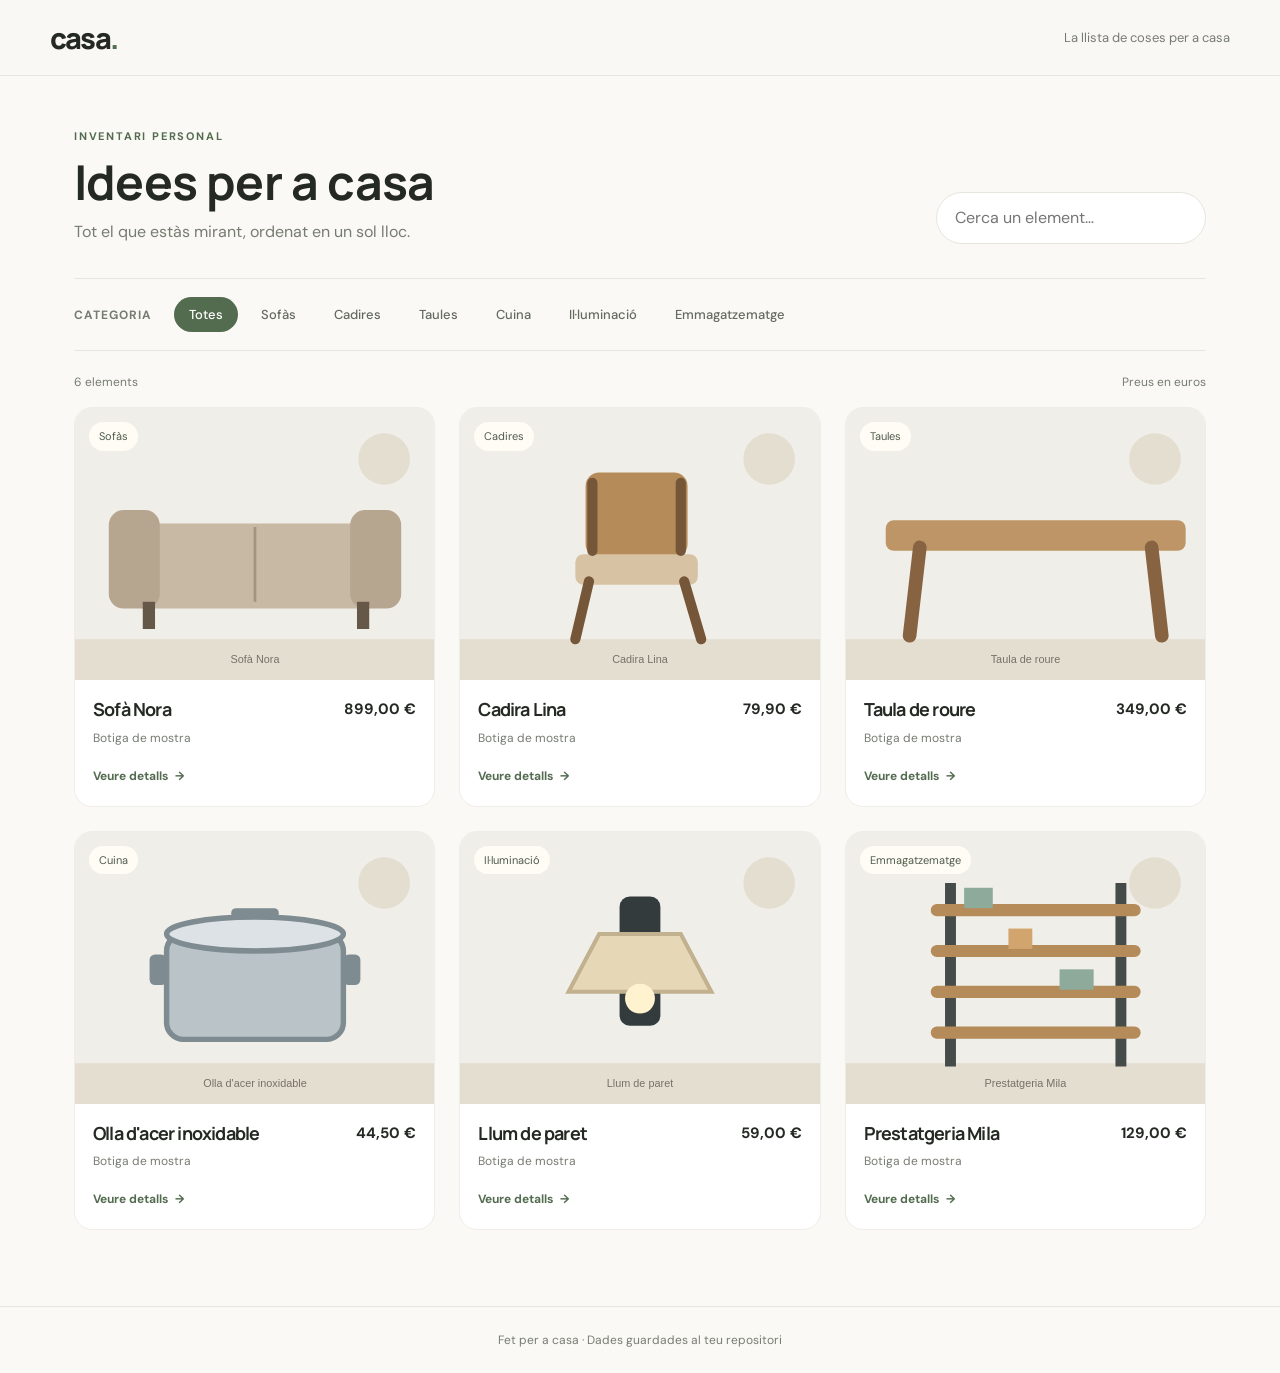
<file: casa-inventari-github-pages/index.html>
<!doctype html>
<html lang="ca">
<head>
  <meta charset="utf-8">
  <meta name="viewport" content="width=device-width, initial-scale=1">
  <title>Casa — inventari</title>
  <link rel="stylesheet" href="assets/css/style.css">
</head>
<body>
  <header class="site-header">
    <a class="brand" href="./">casa<span>.</span></a>
    <p>La llista de coses per a casa</p>
  </header>
  <main class="container">
    <section class="intro">
      <div>
        <p class="eyebrow">INVENTARI PERSONAL</p>
        <h1>Idees per a casa</h1>
        <p class="muted">Tot el que estàs mirant, ordenat en un sol lloc.</p>
      </div>
      <label class="search-wrap"><span class="sr-only">Cerca per nom</span><input id="search" type="search" placeholder="Cerca un element…"></label>
    </section>
    <section class="filters" aria-label="Filtres per categoria">
      <span class="filter-label">Categoria</span>
      <div id="category-filters" class="filter-buttons"></div>
    </section>
    <div class="results-line"><span id="results-count">Carregant…</span><span>Preus en euros</span></div>
    <section id="items-grid" class="items-grid" aria-live="polite"></section>
    <p id="empty-state" class="empty-state" hidden>No hi ha elements que coincideixin amb aquests filtres.</p>
  </main>
  <footer class="site-footer">Fet per a casa · Dades guardades al teu repositori</footer>
  <script src="assets/js/app.js"></script>
</body>
</html>
</file>
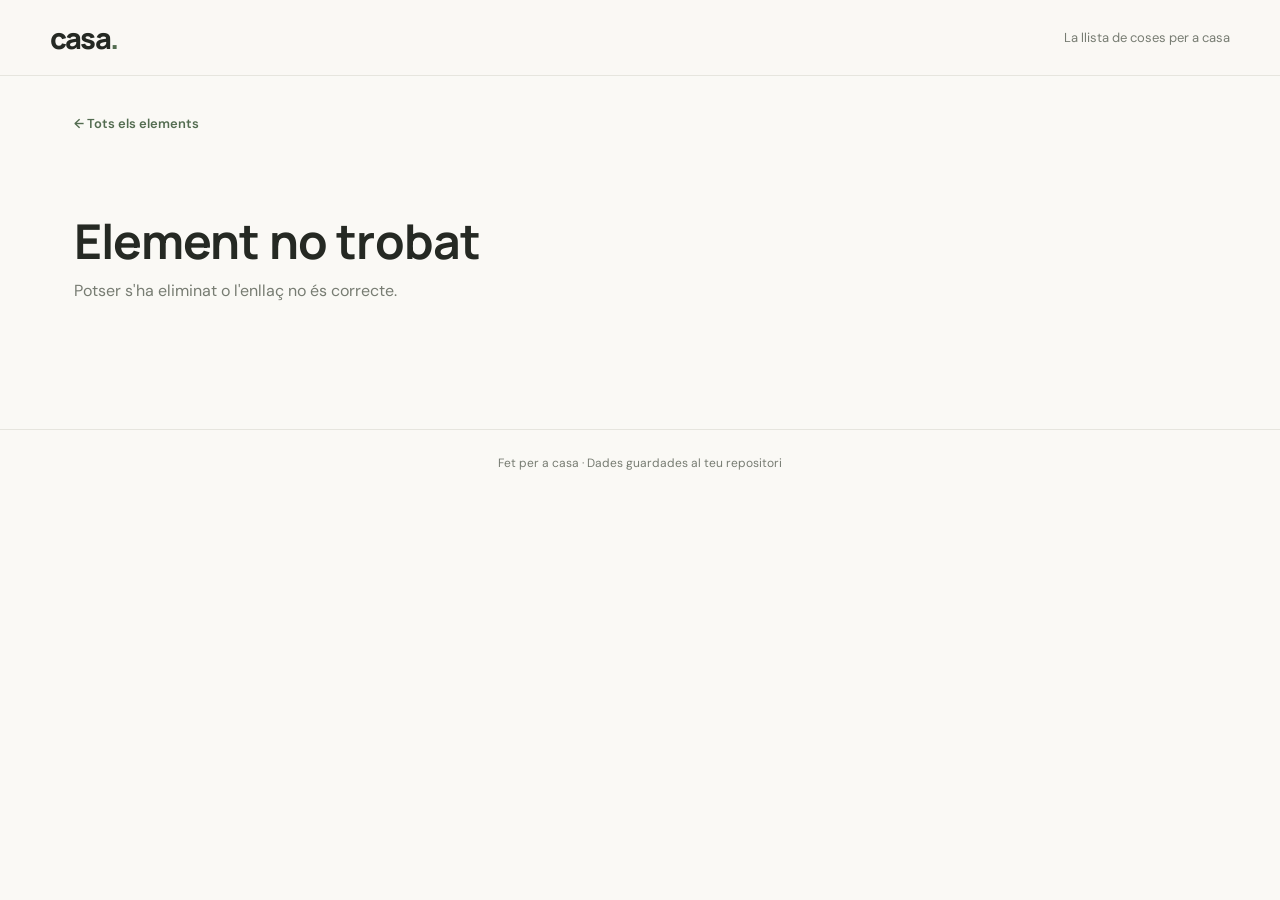
<file: item.html>
<!doctype html>
<html lang="ca">
<head>
  <meta charset="utf-8">
  <meta name="viewport" content="width=device-width, initial-scale=1">
  <title>Element — Casa</title>
  <link rel="stylesheet" href="assets/css/style.css">
</head>
<body>
  <header class="site-header">
    <a class="brand" href="./">casa<span>.</span></a>
    <p>La llista de coses per a casa</p>
  </header>
  <main class="container detail-container">
    <a class="back-link" href="./">← Tots els elements</a>
    <div id="item-detail"><p class="muted">Carregant element…</p></div>
  </main>
  <footer class="site-footer">Fet per a casa · Dades guardades al teu repositori</footer>
  <script src="assets/js/app.js"></script>
</body>
</html>
</file>
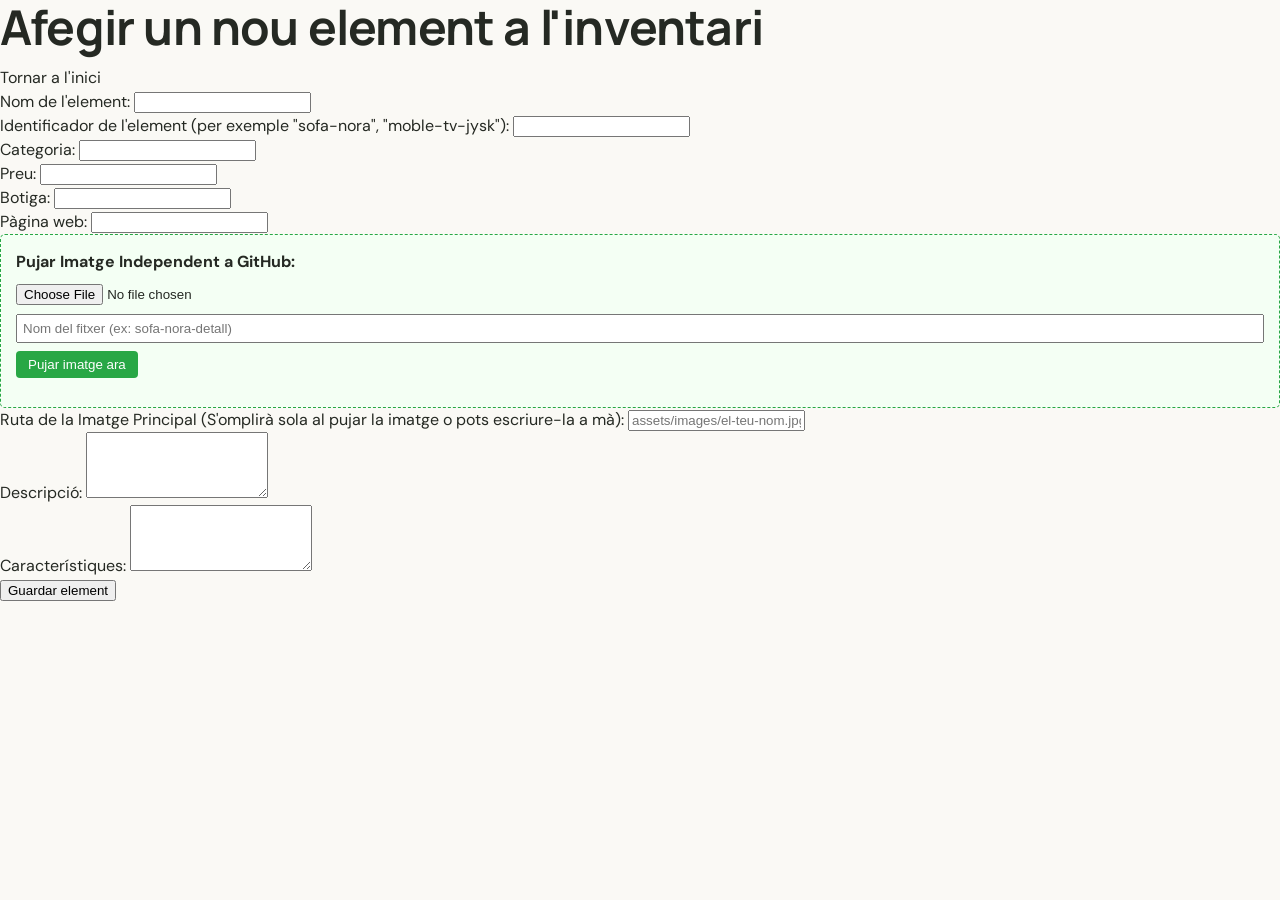
<file: nou.html>
<!DOCTYPE html>
<html lang="ca">
<head>
    <meta charset="UTF-8">
    <meta name="viewport" content="width=device-width, initial-scale=1.0">
    <title>Afegir nou element - Inventari</title>
    <link rel="stylesheet" href="assets/css/style.css">
</head>
<body>
    <header>
        <h1>Afegir un nou element a l'inventari</h1>
        <nav>
            <a href="index.html">Tornar a l'inici</a>
        </nav>
    </header>

    <main>
        <form id="add-item-form">
            <div class="form-group">
                <label for="name">Nom de l'element:</label>
                <input type="text" id="name" name="name" required>
            </div>

            <div class="form-group">
                <label for="id">Identificador de l'element (per exemple "sofa-nora", "moble-tv-jysk"):</label>
                <input type="text" id="id" name="id" required>
            </div>

            <div class="form-group">
                <label for="category">Categoria:</label>
                <input type="text" id="category" name="category" required>
            </div>

            <div class="form-group">
                <label for="price">Preu:</label>
                <input type="number" id="price" name="price" step="0.01" required>
            </div>

            <div class="form-group">
                <label for="store">Botiga:</label>
                <input type="text" id="store" name="store" required>
            </div>

            <div class="form-group">
                <label for="url">Pàgina web:</label>
                <input type="text" id="url" name="url">
            </div>

            <!-- SECCIÓ DE PUJADA DIRECTA D'IMATGES -->
            <div class="form-group" style="border: 1px dashed #28a745; padding: 15px; border-radius: 5px; background: #f4fff4;">
                <label><strong>Pujar Imatge Independent a GitHub:</strong></label>
                <div style="margin-top: 8px;">
                    <input type="file" id="custom-image-file" accept="image/*">
                </div>
                <div style="margin-top: 8px;">
                    <input type="text" id="custom-image-name" placeholder="Nom del fitxer (ex: sofa-nora-detall)" style="width: 100%; padding: 5px;">
                </div>
                <button type="button" onclick="uploadCustomImage()" style="margin-top: 8px; padding: 6px 12px; background-color: #28a745; color: white; border: none; border-radius: 4px; cursor: pointer;">
                    Pujar imatge ara
                </button>
                <p id="upload-status" style="margin-top: 5px; font-size: 0.9em; font-weight: bold;"></p>
            </div>

            <div class="form-group">
                <label for="main-image">Ruta de la Imatge Principal (S'omplirà sola al pujar la imatge o pots escriure-la a mà):</label>
                <input type="text" id="main-image" name="mainImage" placeholder="assets/images/el-teu-nom.jpg">
            </div>

            <div class="form-group">
                <label for="description">Descripció:</label>
                <textarea id="description" name="description" rows="4" required></textarea>
            </div>

            <div class="form-group">
                <label for="characteristics">Característiques:</label>
                <textarea id="characteristics" name="characteristics" rows="4" required></textarea>
            </div>

            <button type="submit" class="btn-submit">Guardar element</button>
        </form>
    </main>

    <script src="assets/js/app.js"></script>
</body>
</html>
</file>
<file: casa-inventari-github-pages/assets/css/style.css>
@import url('https://fonts.googleapis.com/css2?family=DM+Sans:wght@400;500;600;700&family=Manrope:wght@400;500;600;700;800&display=swap');

:root{--ink:#252923;--muted:#777c72;--line:#e6e5de;--paper:#faf9f5;--white:#fff;--accent:#536c50;--accent-light:#e9eee5;--radius:18px}
*{box-sizing:border-box}
body{margin:0;background:var(--paper);color:var(--ink);font-family:'DM Sans',sans-serif;line-height:1.5}
a{color:inherit;text-decoration:none}
.site-header{height:76px;padding:0 max(24px,calc((100vw - 1180px)/2));display:flex;align-items:center;justify-content:space-between;border-bottom:1px solid var(--line);background:rgba(250,249,245,.92)}
.brand{font:800 29px Manrope,sans-serif;letter-spacing:-1.8px}.brand span{color:var(--accent)}
.site-header p{font-size:13px;color:var(--muted);margin:0}
.container{max-width:1180px;margin:0 auto;padding:52px 24px 76px}
.intro{display:flex;align-items:end;justify-content:space-between;gap:30px;margin-bottom:34px}
.eyebrow{font-size:11px;letter-spacing:1.8px;font-weight:700;color:var(--accent);margin:0 0 10px}
h1,h2{font-family:Manrope,sans-serif;letter-spacing:-.8px}
h1{font-size:clamp(32px,4vw,48px);line-height:1.12;margin:0 0 12px}
.muted{color:var(--muted);margin:0}
.search-wrap input{width:270px;max-width:100%;border:1px solid var(--line);border-radius:999px;background:white;padding:13px 18px;font:inherit;outline:none}
.search-wrap input:focus{border-color:var(--accent);box-shadow:0 0 0 3px #536c501b}
.filters{display:flex;align-items:center;gap:22px;flex-wrap:wrap;border-top:1px solid var(--line);border-bottom:1px solid var(--line);padding:18px 0;margin-bottom:22px}
.filter-label{font-size:12px;font-weight:700;color:var(--muted);text-transform:uppercase;letter-spacing:1px}
.filter-buttons{display:flex;gap:8px;flex-wrap:wrap}
.filter-button{border:1px solid transparent;background:transparent;border-radius:999px;padding:8px 14px;font:500 13px 'DM Sans',sans-serif;color:#656a61;cursor:pointer}
.filter-button:hover{background:#f0efe9}.filter-button.active{background:var(--accent);color:white}
.results-line{display:flex;justify-content:space-between;color:var(--muted);font-size:12px;margin:0 0 16px}
.items-grid{display:grid;grid-template-columns:repeat(3,minmax(0,1fr));gap:24px}
.item-card{background:var(--white);border:1px solid #eeede7;border-radius:var(--radius);overflow:hidden;transition:transform .18s ease,box-shadow .18s ease}
.item-card:hover{transform:translateY(-3px);box-shadow:0 12px 30px #2529230b}
.card-image-link{display:block;position:relative;background:#efeee8;overflow:hidden}
.card-image{display:block;width:100%;aspect-ratio:1.32;object-fit:cover;transition:transform .3s ease}.item-card:hover .card-image{transform:scale(1.025)}
.category-tag{position:absolute;top:14px;left:14px;background:#fffdf5eF;border-radius:999px;padding:6px 10px;font-size:11px;color:#4f5c4b}
.card-content{padding:18px 18px 19px}
.card-heading{display:flex;align-items:start;justify-content:space-between;gap:10px}
.card-heading h2{font-size:18px;line-height:1.3;margin:0}.price{font-weight:700;white-space:nowrap;margin:0;font-size:15px}
.store{font-size:12px;color:var(--muted);margin:7px 0 16px}
.text-link{font-size:12px;color:var(--accent);font-weight:700}.text-link span{padding-left:4px}
.empty-state{text-align:center;padding:50px 10px;color:var(--muted)}
.site-footer{border-top:1px solid var(--line);padding:24px;text-align:center;font-size:12px;color:var(--muted)}
.back-link{display:inline-block;color:var(--accent);font-size:13px;font-weight:600;margin-bottom:30px}
.detail-container{padding-top:35px}
.detail-grid{display:grid;grid-template-columns:minmax(0,1.15fr) minmax(320px,.85fr);gap:56px;align-items:start}
.detail-gallery{display:grid;grid-template-columns:repeat(2,minmax(0,1fr));gap:12px}
.gallery-image{width:100%;aspect-ratio:1.1;object-fit:cover;border-radius:14px;background:#efeee8}
.gallery-image.main-photo{grid-column:span 2;aspect-ratio:1.35}
.detail-info{padding-top:10px}.detail-info h1{font-size:clamp(30px,3vw,42px);margin-bottom:12px}
.detail-price{font-size:25px;font-weight:700;margin:0 0 4px}
.description{margin:24px 0;color:#4f544d}
.spec-list{margin:22px 0 26px;border-top:1px solid var(--line)}
.spec-row{display:flex;justify-content:space-between;gap:20px;padding:12px 0;border-bottom:1px solid var(--line);font-size:13px}
.spec-row dt{color:var(--muted)}.spec-row dd{margin:0;text-align:right;font-weight:600}
.primary-link{display:inline-block;background:var(--accent);color:white;border-radius:999px;padding:12px 18px;font-size:13px;font-weight:700}
.error{padding:20px;background:#fff1ed;color:#8b2f1d;border-radius:12px}
.not-found{padding:50px 0}
.sr-only{position:absolute;width:1px;height:1px;padding:0;margin:-1px;overflow:hidden;clip:rect(0,0,0,0);white-space:nowrap;border:0}
@media(max-width:850px){.items-grid{grid-template-columns:repeat(2,minmax(0,1fr))}.detail-grid{gap:30px;grid-template-columns:1fr 1fr}}
@media(max-width:620px){.site-header{height:66px}.site-header p{font-size:11px}.container{padding:34px 16px 56px}.intro{align-items:stretch;flex-direction:column;gap:22px}.search-wrap input{width:100%}.filters{align-items:flex-start;gap:10px;flex-direction:column}.items-grid{grid-template-columns:1fr 1fr;gap:12px}.card-content{padding:13px}.card-heading{display:block}.card-heading h2{font-size:15px}.price{margin-top:7px}.card-image{aspect-ratio:1}.category-tag{top:8px;left:8px;font-size:10px}.detail-grid{grid-template-columns:1fr;gap:28px}.detail-gallery{gap:8px}.detail-info{padding:0}.results-line{font-size:11px}}
</file>
<file: assets/css/style.css>
@import url('https://fonts.googleapis.com/css2?family=DM+Sans:wght@400;500;600;700&family=Manrope:wght@400;500;600;700;800&display=swap');

:root{--ink:#252923;--muted:#777c72;--line:#e6e5de;--paper:#faf9f5;--white:#fff;--accent:#536c50;--accent-light:#e9eee5;--radius:18px}
*{box-sizing:border-box}
body{margin:0;background:var(--paper);color:var(--ink);font-family:'DM Sans',sans-serif;line-height:1.5}
a{color:inherit;text-decoration:none}
.site-header{height:76px;padding:0 max(24px,calc((100vw - 1180px)/2));display:flex;align-items:center;justify-content:space-between;border-bottom:1px solid var(--line);background:rgba(250,249,245,.92)}
.brand{font:800 29px Manrope,sans-serif;letter-spacing:-1.8px}.brand span{color:var(--accent)}
.site-header p{font-size:13px;color:var(--muted);margin:0}
.container{max-width:1180px;margin:0 auto;padding:52px 24px 76px}
.intro{display:flex;align-items:end;justify-content:space-between;gap:30px;margin-bottom:34px}
.eyebrow{font-size:11px;letter-spacing:1.8px;font-weight:700;color:var(--accent);margin:0 0 10px}
h1,h2{font-family:Manrope,sans-serif;letter-spacing:-.8px}
h1{font-size:clamp(32px,4vw,48px);line-height:1.12;margin:0 0 12px}
.muted{color:var(--muted);margin:0}
.search-wrap input{width:270px;max-width:100%;border:1px solid var(--line);border-radius:999px;background:white;padding:13px 18px;font:inherit;outline:none}
.search-wrap input:focus{border-color:var(--accent);box-shadow:0 0 0 3px #536c501b}
.filters{display:flex;align-items:center;gap:22px;flex-wrap:wrap;border-top:1px solid var(--line);border-bottom:1px solid var(--line);padding:18px 0;margin-bottom:22px}
.filter-label{font-size:12px;font-weight:700;color:var(--muted);text-transform:uppercase;letter-spacing:1px}
.filter-buttons{display:flex;gap:8px;flex-wrap:wrap}
.filter-button{border:1px solid transparent;background:transparent;border-radius:999px;padding:8px 14px;font:500 13px 'DM Sans',sans-serif;color:#656a61;cursor:pointer}
.filter-button:hover{background:#f0efe9}.filter-button.active{background:var(--accent);color:white}
.results-line{display:flex;justify-content:space-between;color:var(--muted);font-size:12px;margin:0 0 16px}
.items-grid{display:grid;grid-template-columns:repeat(3,minmax(0,1fr));gap:24px}
.item-card{background:var(--white);border:1px solid #eeede7;border-radius:var(--radius);overflow:hidden;transition:transform .18s ease,box-shadow .18s ease}
.item-card:hover{transform:translateY(-3px);box-shadow:0 12px 30px #2529230b}
.card-image-link{display:block;position:relative;background:#efeee8;overflow:hidden}
.card-image{display:block;width:100%;aspect-ratio:1.32;object-fit:cover;transition:transform .3s ease}.item-card:hover .card-image{transform:scale(1.025)}
.category-tag{position:absolute;top:14px;left:14px;background:#fffdf5eF;border-radius:999px;padding:6px 10px;font-size:11px;color:#4f5c4b}
.card-content{padding:18px 18px 19px}
.card-heading{display:flex;align-items:start;justify-content:space-between;gap:10px}
.card-heading h2{font-size:18px;line-height:1.3;margin:0}.price{font-weight:700;white-space:nowrap;margin:0;font-size:15px}
.store{font-size:12px;color:var(--muted);margin:7px 0 16px}
.text-link{font-size:12px;color:var(--accent);font-weight:700}.text-link span{padding-left:4px}
.empty-state{text-align:center;padding:50px 10px;color:var(--muted)}
.site-footer{border-top:1px solid var(--line);padding:24px;text-align:center;font-size:12px;color:var(--muted)}
.back-link{display:inline-block;color:var(--accent);font-size:13px;font-weight:600;margin-bottom:30px}
.detail-container{padding-top:35px}
.detail-grid{display:grid;grid-template-columns:minmax(0,1.15fr) minmax(320px,.85fr);gap:56px;align-items:start}
.detail-gallery{display:grid;grid-template-columns:repeat(2,minmax(0,1fr));gap:12px}
.gallery-image{width:100%;aspect-ratio:1.1;object-fit:cover;border-radius:14px;background:#efeee8}
.gallery-image.main-photo{grid-column:span 2;aspect-ratio:1.35}
.detail-info{padding-top:10px}.detail-info h1{font-size:clamp(30px,3vw,42px);margin-bottom:12px}
.detail-price{font-size:25px;font-weight:700;margin:0 0 4px}
.description{margin:24px 0;color:#4f544d}
.spec-list{margin:22px 0 26px;border-top:1px solid var(--line)}
.spec-row{display:flex;justify-content:space-between;gap:20px;padding:12px 0;border-bottom:1px solid var(--line);font-size:13px}
.spec-row dt{color:var(--muted)}.spec-row dd{margin:0;text-align:right;font-weight:600}
.primary-link{display:inline-block;background:var(--accent);color:white;border-radius:999px;padding:12px 18px;font-size:13px;font-weight:700}
.error{padding:20px;background:#fff1ed;color:#8b2f1d;border-radius:12px}
.not-found{padding:50px 0}
.sr-only{position:absolute;width:1px;height:1px;padding:0;margin:-1px;overflow:hidden;clip:rect(0,0,0,0);white-space:nowrap;border:0}
@media(max-width:850px){.items-grid{grid-template-columns:repeat(2,minmax(0,1fr))}.detail-grid{gap:30px;grid-template-columns:1fr 1fr}}
@media(max-width:620px){.site-header{height:66px}.site-header p{font-size:11px}.container{padding:34px 16px 56px}.intro{align-items:stretch;flex-direction:column;gap:22px}.search-wrap input{width:100%}.filters{align-items:flex-start;gap:10px;flex-direction:column}.items-grid{grid-template-columns:1fr 1fr;gap:12px}.card-content{padding:13px}.card-heading{display:block}.card-heading h2{font-size:15px}.price{margin-top:7px}.card-image{aspect-ratio:1}.category-tag{top:8px;left:8px;font-size:10px}.detail-grid{grid-template-columns:1fr;gap:28px}.detail-gallery{gap:8px}.detail-info{padding:0}.results-line{font-size:11px}}
</file>
